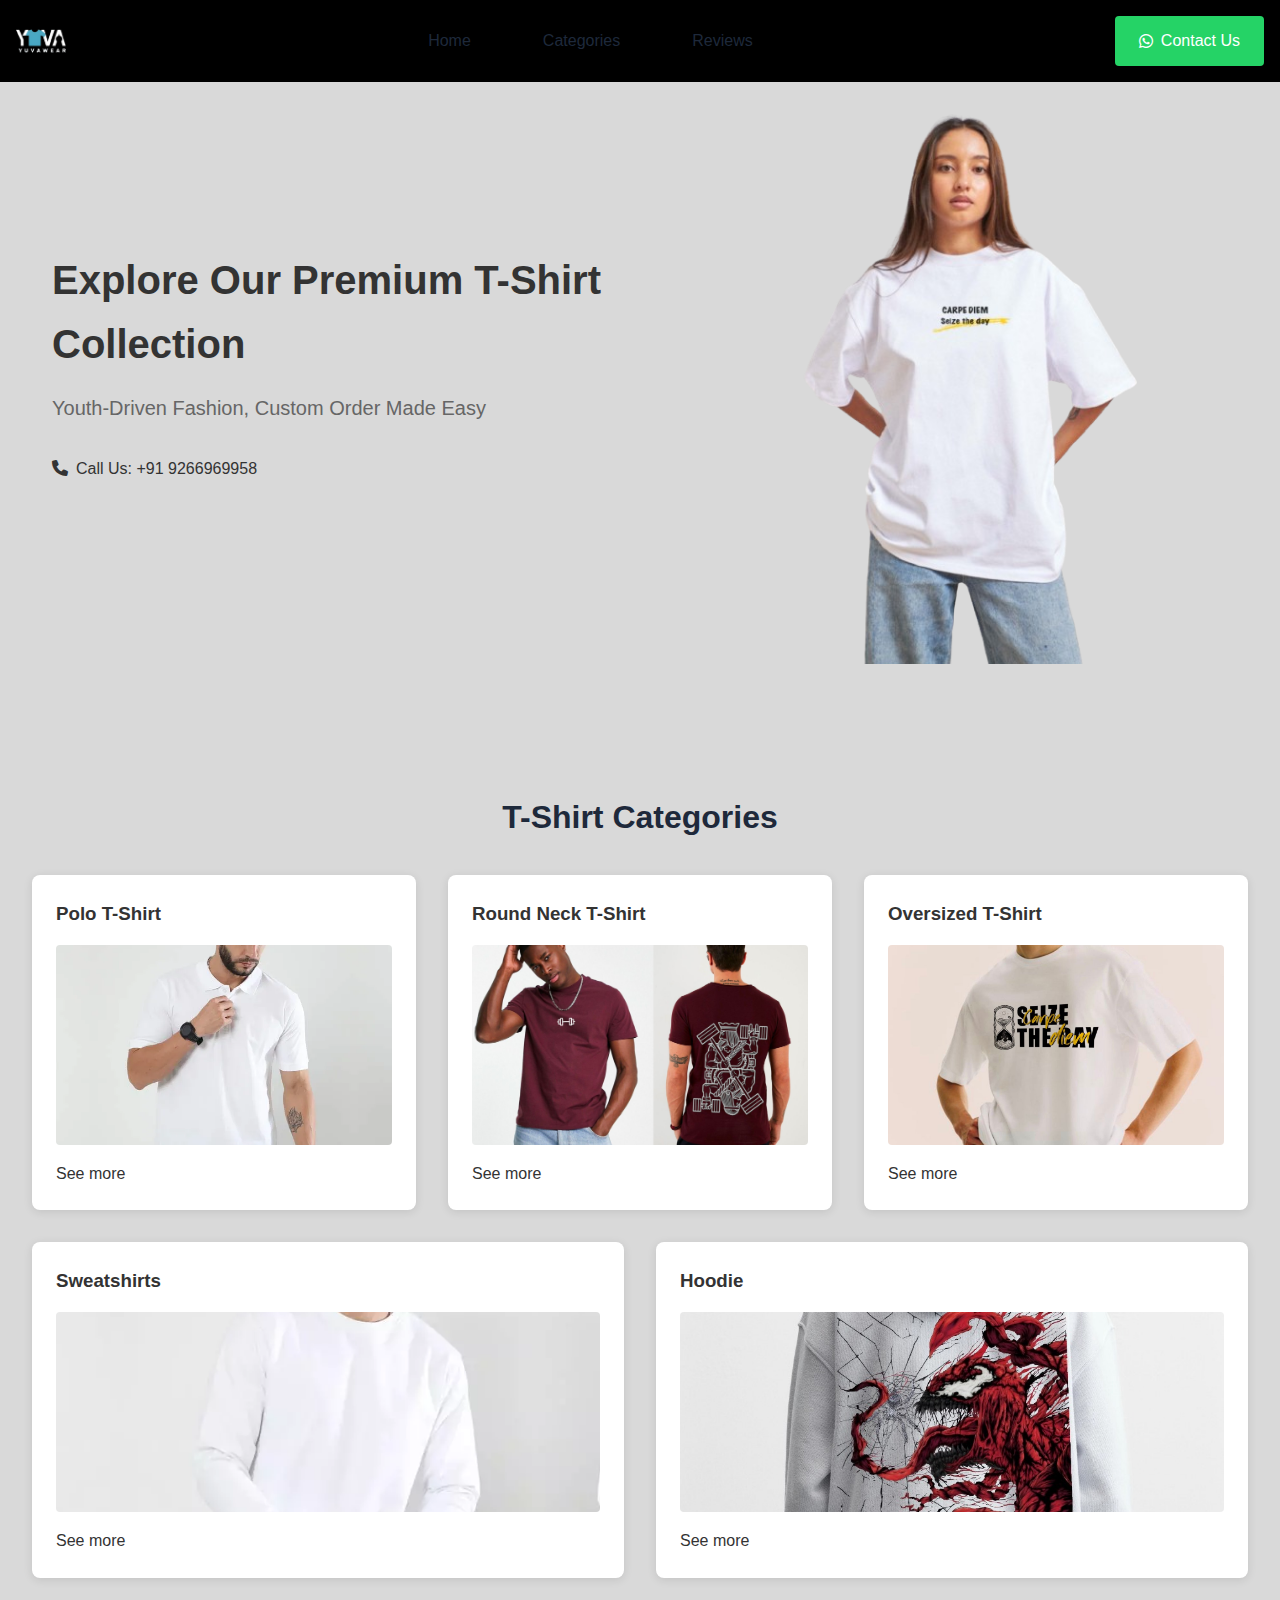
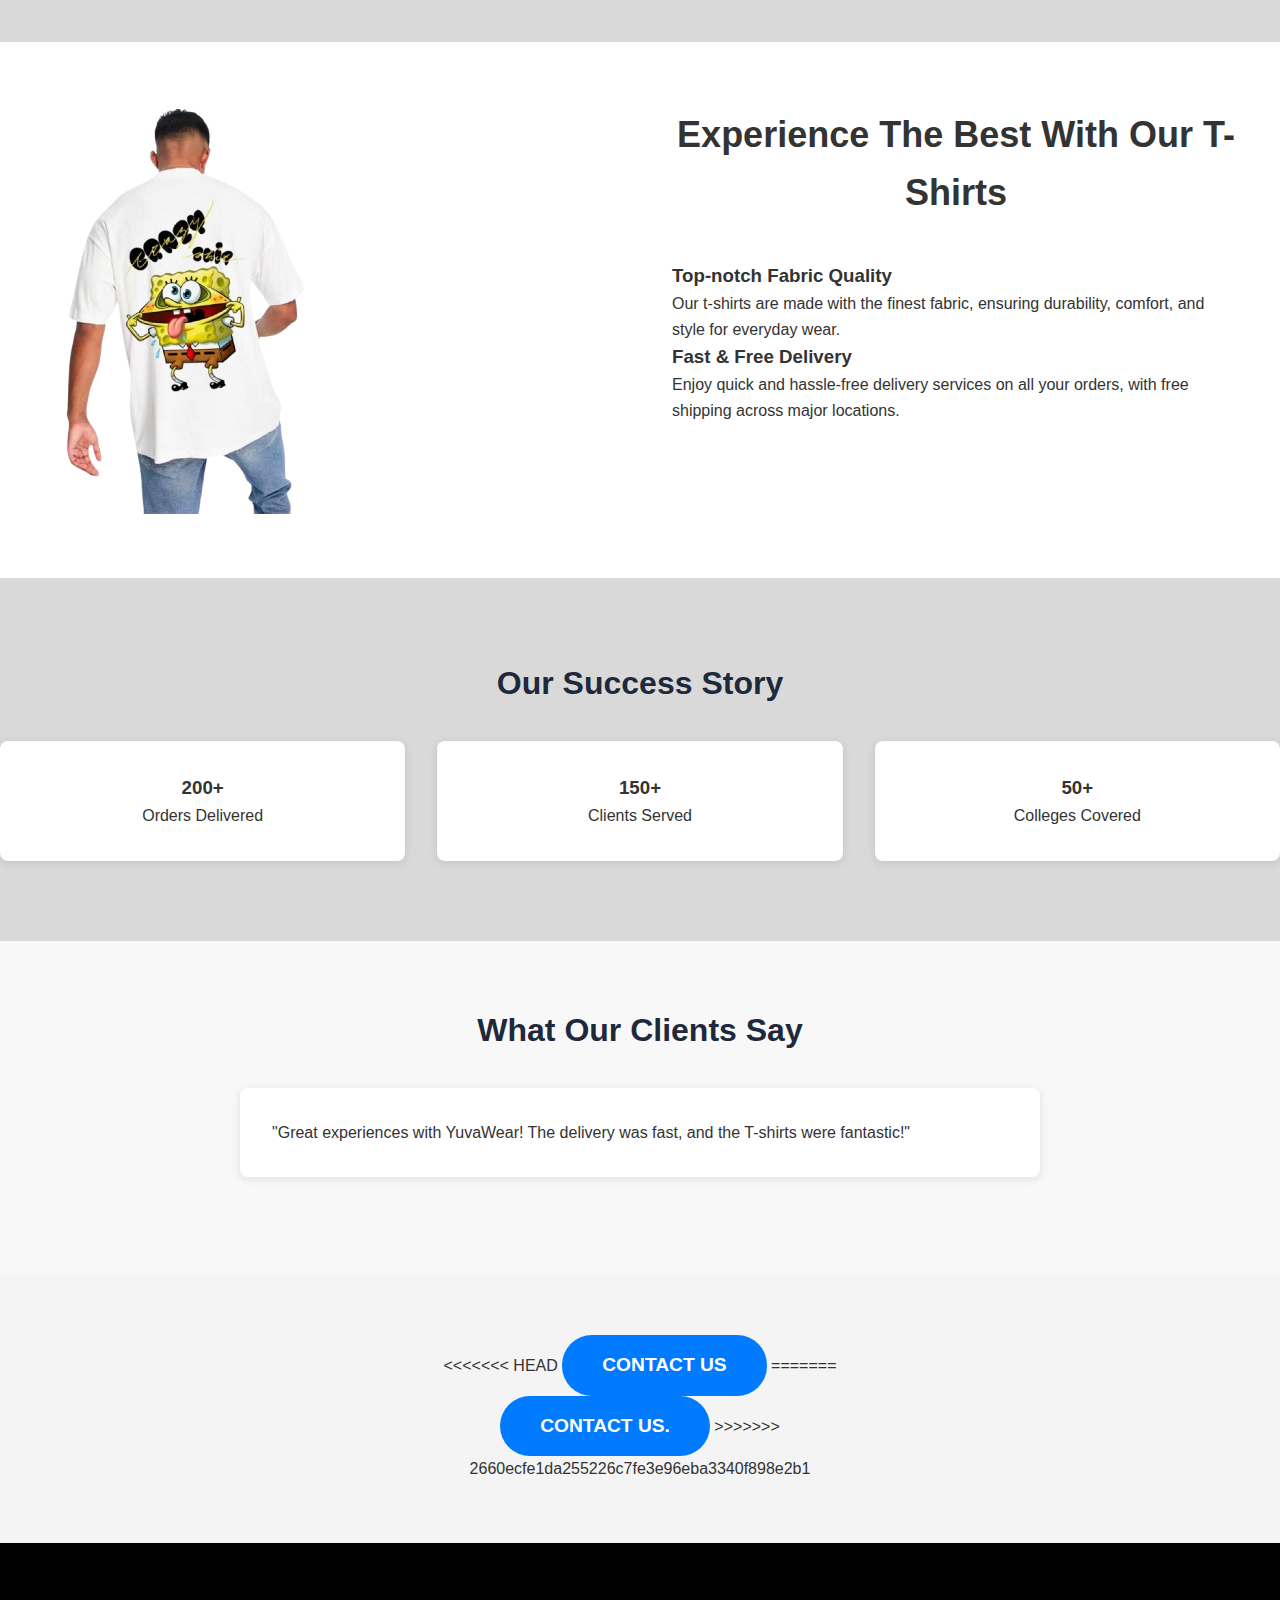
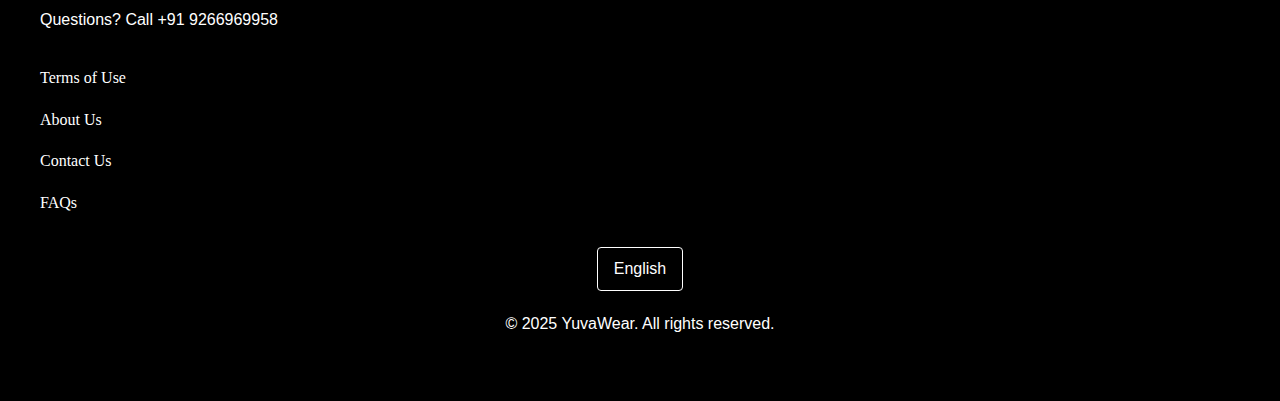
<file: index.html>
<!DOCTYPE html>
<html lang="en">
<head>
  <meta charset="UTF-8">
  <meta name="viewport" content="width=device-width, initial-scale=1.0">
  <meta name="description" content="YuvaWear - Premium T-Shirt Collection for Youth">
  <title>YuvaWear - Premium T-Shirts</title>
  <link rel="icon" href="/public/images/favicon.png" type="image/png">
  <link rel="stylesheet" href="css/reset.css">
  <link rel="stylesheet" href="css/main.css">
  <link rel="stylesheet" href="css/components.css">
  <link rel="stylesheet" href="https://cdnjs.cloudflare.com/ajax/libs/font-awesome/6.0.0-beta3/css/all.min.css">
</head>
<body>
  <header class="header">
    <nav class="navbar">
      <div class="nav-logo">
        <img src="/public/images/logo.png" alt="YuvaWear Logo" class="logo">
      </div>
      <div class="navigation">
        <a href="/index.html#home" class="nav-link">Home</a>
        <a href="/index.html#categories" class="nav-link">Categories</a>
        <a href="/index.html#reviews" class="nav-link">Reviews</a>
      </div>
      <div class="contact-us">
        <a href="https://wa.link/h7l6yr" target="_blank" class="button whatsapp-button">
          <i class="fab fa-whatsapp"></i> Contact Us
        </a>
      </div>
    </nav>
  </header>

  <main>
    <section id="home" class="hero-section">
      <div class="hero-content">
        <h1 class="hero-title">Explore Our Premium T-Shirt Collection</h1>
        <p class="hero-subtitle">Youth-Driven Fashion, Custom Order Made Easy</p>
        <div class="contact-info">
          <a href="tel:+919266969958" class="phone-link">
            <i class="fas fa-phone"></i> Call Us: +91 9266969958
          </a>
        </div>
      </div>
      <div class="hero-images">
        <img src="/public/images/FrontPageImage.png" alt="Premium T-Shirt Showcase" class="hero-img">
      </div>
    </section>

    <section id="categories" class="categories">
      <h2 class="section-title">T-Shirt Categories</h2>
      <div class="category-grid">
        <article class="category-card">
          <h3>Polo T-Shirt</h3>
          <div class="category-image" style="background-image: url(/public/images/polo\ tshirt.webp)"></div>
          <a href="/public/pdfs/POLO T SHIRTS.pdf" class="category-link">See more</a>
        </article>
        <article class="category-card">
          <h3>Round Neck T-Shirt</h3>
          <div class="category-image" style="background-image: url(/public/images/round\ neck\ tshirt.jpg)"></div>
          <a href="/public/pdfs/ROUND NECK T-SHIRTS.pdf" class="category-link">See more</a>
        </article>
        <article class="category-card">
          <h3>Oversized T-Shirt</h3>
          <div class="category-image" style="background-image: url(/public/images/oversized\ tshirt.jpg)"></div>
          <a href="#custom" class="category-link">See more</a>
        </article>
      </div>
      <div class="category-grid-2">
        <article class="category-card">
          <h3>Sweatshirts</h3>
          <div class="category-image" style="background-image: url(/public/images/sweatshirt.webp)"></div>
          <a href="/public/pdfs/HOODIE & SWEAT SHIRT CATALOGUE.pdf" class="category-link">See more</a>
        </article>
        <article class="category-card">
          <h3>Hoodie</h3>
          <div class="category-image" style="background-image: url(/public/images/hoodie.jpg)"></div>
          <a href="/public/pdfs/HOODIES-Catalogue.pptx" class="category-link">See more</a>
        </article>
      </div>
    </section>

    <section class="features">
      <div class="features-content">
        <img src="/public/images/h.png" alt="Premium T-Shirt Features" class="features-image">
        <div class="features-text">
          <h2>Experience The Best With Our T-Shirts</h2>
          <div class="feature-item">
            <h3>Top-notch Fabric Quality</h3>
            <p>Our t-shirts are made with the finest fabric, ensuring durability, comfort, and style for everyday wear.</p>
          </div>
          <div class="feature-item">
            <h3>Fast & Free Delivery</h3>
            <p>Enjoy quick and hassle-free delivery services on all your orders, with free shipping across major locations.</p>
          </div>
        </div>
      </div>
    </section>

    <section class="stats">
      <h2 class="section-title">Our Success Story</h2>
      <div class="stats-grid">
        <div class="stat-card">
          <h3>200+</h3>
          <p>Orders Delivered</p>
        </div>
        <div class="stat-card">
          <h3>150+</h3>
          <p>Clients Served</p>
        </div>
        <div class="stat-card">
          <h3>50+</h3>
          <p>Colleges Covered</p>
        </div>
      </div>
    </section>

    <section id="reviews" class="reviews">
      <h2 class="section-title">What Our Clients Say</h2>
      <div class="reviews-container">
        <blockquote class="review-card">
          <p>"Great experiences with YuvaWear! The delivery was fast, and the T-shirts were fantastic!"</p>
        </blockquote>
      </div>
    </section>

    <section id="contact" class="contact">
      <div class="contact-container">
        <a href="https://wa.link/h7l6yr">
<<<<<<< HEAD
        <button class="contact-us-btn" id="contactBtn">Contact Us</button>
=======
        <button class="contact-us-btn" id="contactBtn">Contact Us.</button>
>>>>>>> 2660ecfe1da255226c7fe3e96eba3340f898e2b1
        </a>
      </div>
    </section>
    
    
  </main>

  <footer class="footer">
    <div class="footer-content">
      <div class="footer-contact">
        <p>Questions? Call <a href="tel:+919266969958">+91 9266969958</a></p>
      </div>
      <div class="footer-links">
        <div class="footer-column">
          <a href="/tnc.html">Terms of Use</a>
          <a href="/aboutus.html">About Us</a>
          <a href="#contact">Contact Us</a>
          <a href="/public/pdfs/FnQ.pdf">FAQs</a>
        </div>
      </div>
      <div class="footer-bottom">
        <button class="language-button">English</button>
        <p class="credits">&copy; 2025 YuvaWear. All rights reserved.</p>
      </div>
    </div>
  </footer>  

  <script src="js/main.js"></script>
</body>
</html>
</file>
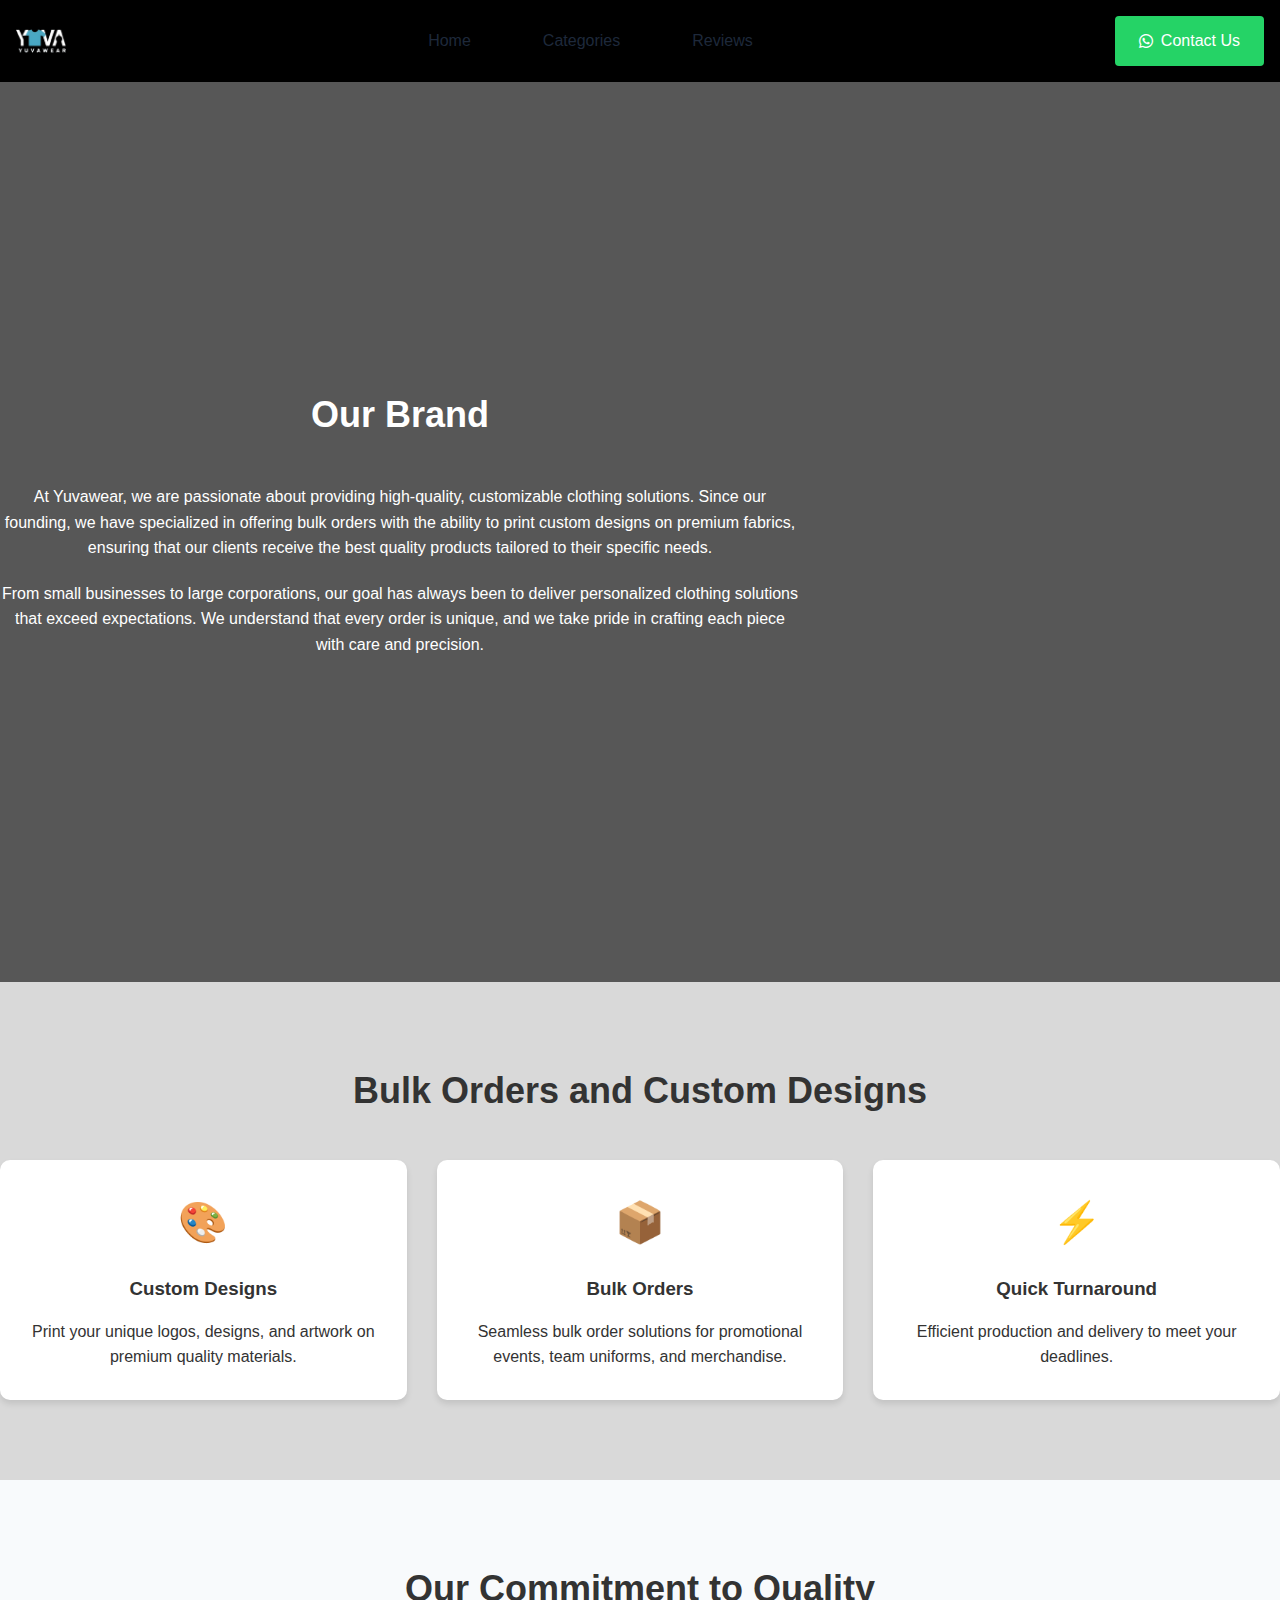
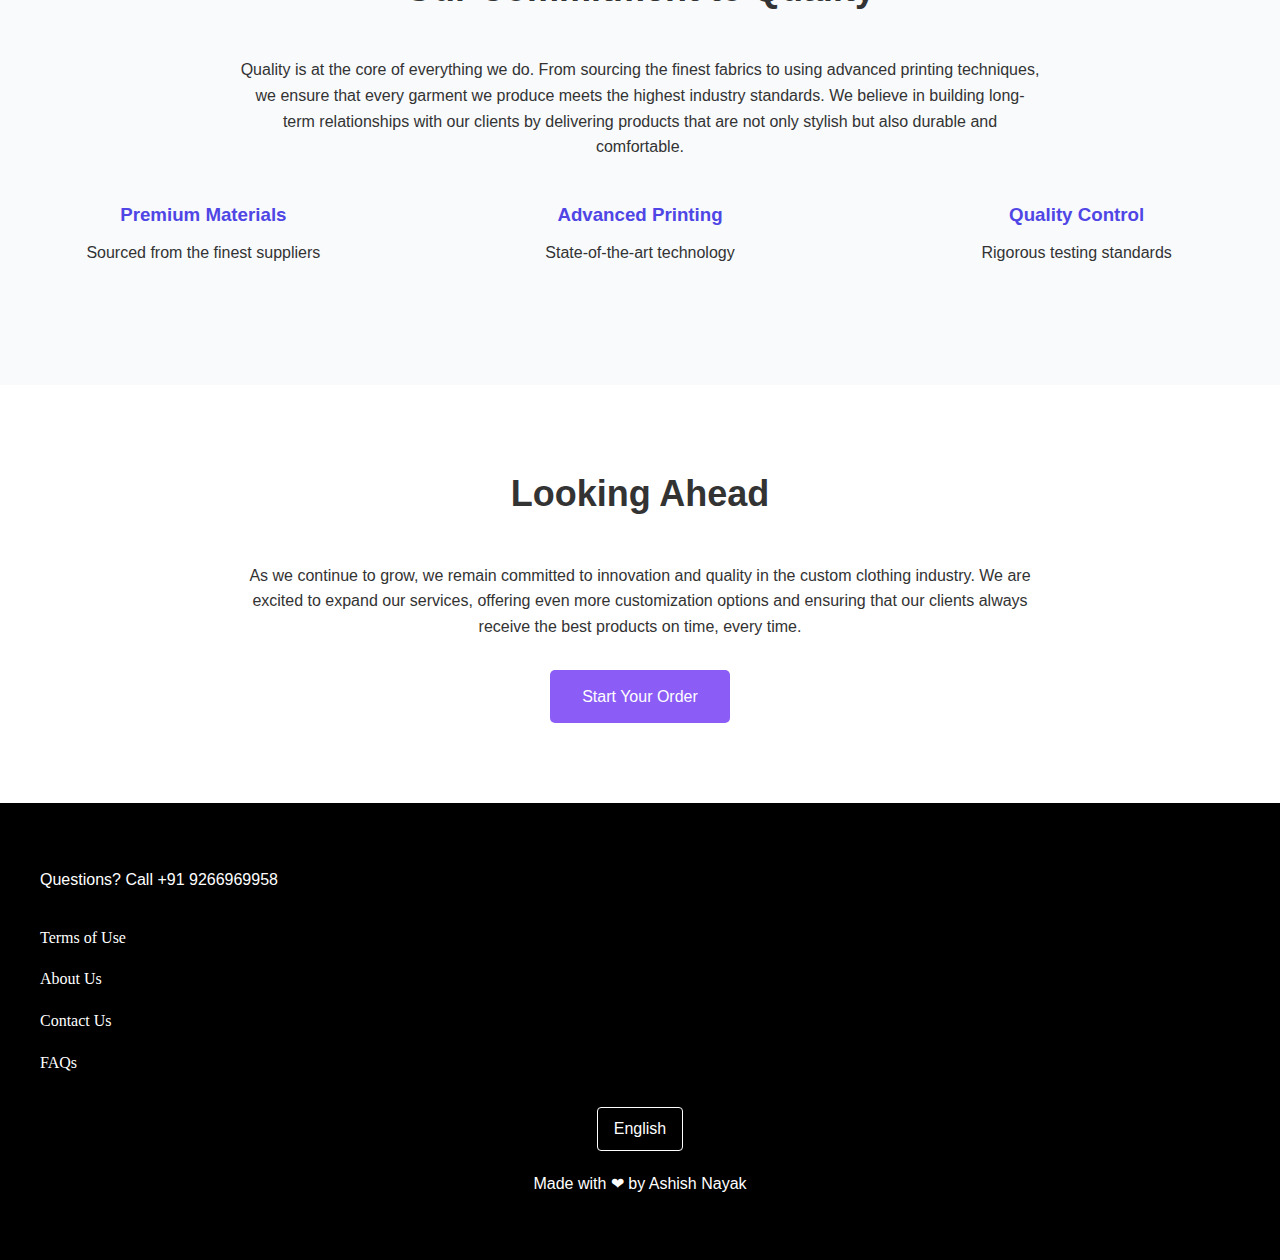
<file: aboutus.html>
<!DOCTYPE html>
<html lang="en">
<head>
    <meta charset="UTF-8">
    <meta name="viewport" content="width=device-width, initial-scale=1.0">
    <meta name="description" content="YuvaWear - Premium T-Shirt Collection for Youth">
    <title>YuvaWear - Premium T-Shirts</title>
    <link rel="icon" href="/public/images/favicon.png" type="image/png">
    <link rel="stylesheet" href="css/reset.css">
    <link rel="stylesheet" href="css/main.css">
    <link rel="stylesheet" href="css/components.css">
    <link rel="stylesheet" href="https://cdnjs.cloudflare.com/ajax/libs/font-awesome/6.0.0-beta3/css/all.min.css">
</head>
<body>
    <header class="header">
        <nav class="navbar">
          <div class="nav-logo">
            <img src="/public/images/logo.png" alt="YuvaWear Logo" class="logo">
          </div>
          <div class="navigation">
            <a href="/index.html#home" class="nav-link">Home</a>
            <a href="/index.html#categories" class="nav-link">Categories</a>
            <a href="/index.html#reviews" class="nav-link">Reviews</a>
          </div>
          <div class="contact-us">
            <a href="https://wa.link/h7l6yr" target="_blank" class="button whatsapp-button">
              <i class="fab fa-whatsapp"></i> Contact Us
            </a>
          </div>
        </nav>
      </header>
    

    <section id="about" class="about">
        <div class="container">
            <center>
            <h2>Our Brand</h2>
            <p>At Yuvawear, we are passionate about providing high-quality, customizable clothing solutions. Since our founding, we have specialized in offering bulk orders with the ability to print custom designs on premium fabrics, ensuring that our clients receive the best quality products tailored to their specific needs.</p>
            <p>From small businesses to large corporations, our goal has always been to deliver personalized clothing solutions that exceed expectations. We understand that every order is unique, and we take pride in crafting each piece with care and precision.</p>
            </center>
        </div>
    </section>

    <section id="services" class="services">
        <div class="container">
            <h2>Bulk Orders and Custom Designs</h2>
            <div class="services-grid">
                <div class="service-card">
                    <div class="icon">🎨</div>
                    <h3>Custom Designs</h3>
                    <p>Print your unique logos, designs, and artwork on premium quality materials.</p>
                </div>
                <div class="service-card">
                    <div class="icon">📦</div>
                    <h3>Bulk Orders</h3>
                    <p>Seamless bulk order solutions for promotional events, team uniforms, and merchandise.</p>
                </div>
                <div class="service-card">
                    <div class="icon">⚡</div>
                    <h3>Quick Turnaround</h3>
                    <p>Efficient production and delivery to meet your deadlines.</p>
                </div>
            </div>
        </div>
    </section>

    <section id="quality" class="quality">
        <div class="container">
            <h2>Our Commitment to Quality</h2>
            <p>Quality is at the core of everything we do. From sourcing the finest fabrics to using advanced printing techniques, we ensure that every garment we produce meets the highest industry standards. We believe in building long-term relationships with our clients by delivering products that are not only stylish but also durable and comfortable.</p>
            <div class="quality-features">
                <div class="feature">
                    <h3>Premium Materials</h3>
                    <p>Sourced from the finest suppliers</p>
                </div>
                <div class="feature">
                    <h3>Advanced Printing</h3>
                    <p>State-of-the-art technology</p>
                </div>
                <div class="feature">
                    <h3>Quality Control</h3>
                    <p>Rigorous testing standards</p>
                </div>
            </div>
        </div>
    </section>

    <section id="future" class="future">
        <div class="container">
            <h2>Looking Ahead</h2>
            <p>As we continue to grow, we remain committed to innovation and quality in the custom clothing industry. We are excited to expand our services, offering even more customization options and ensuring that our clients always receive the best products on time, every time.</p>
            <a href="/index.html" class="cta-button">Start Your Order</a>
        </div>
    </section>

    <footer class="footer">
      <div class="footer-content">
        <div class="footer-contact">
          <p>Questions? Call <a href="tel:+919266969958">+91 9266969958</a></p>
        </div>
        <div class="footer-links">
          <div class="footer-column">
            <a href="/tnc.html">Terms of Use</a>
            <a href="/aboutus.html">About Us</a>
            <a href="#contact">Contact Us</a>
            <a href="/public/pdfs/FnQ.pdf">FAQs</a>
          </div>
        </div>
        <div class="footer-bottom">
          <button class="language-button">English</button>
          <p class="credits">Made with &#10084; by Ashish Nayak</p>
        </div>
      </div>
    </footer>  
</body>
</html>
</file>
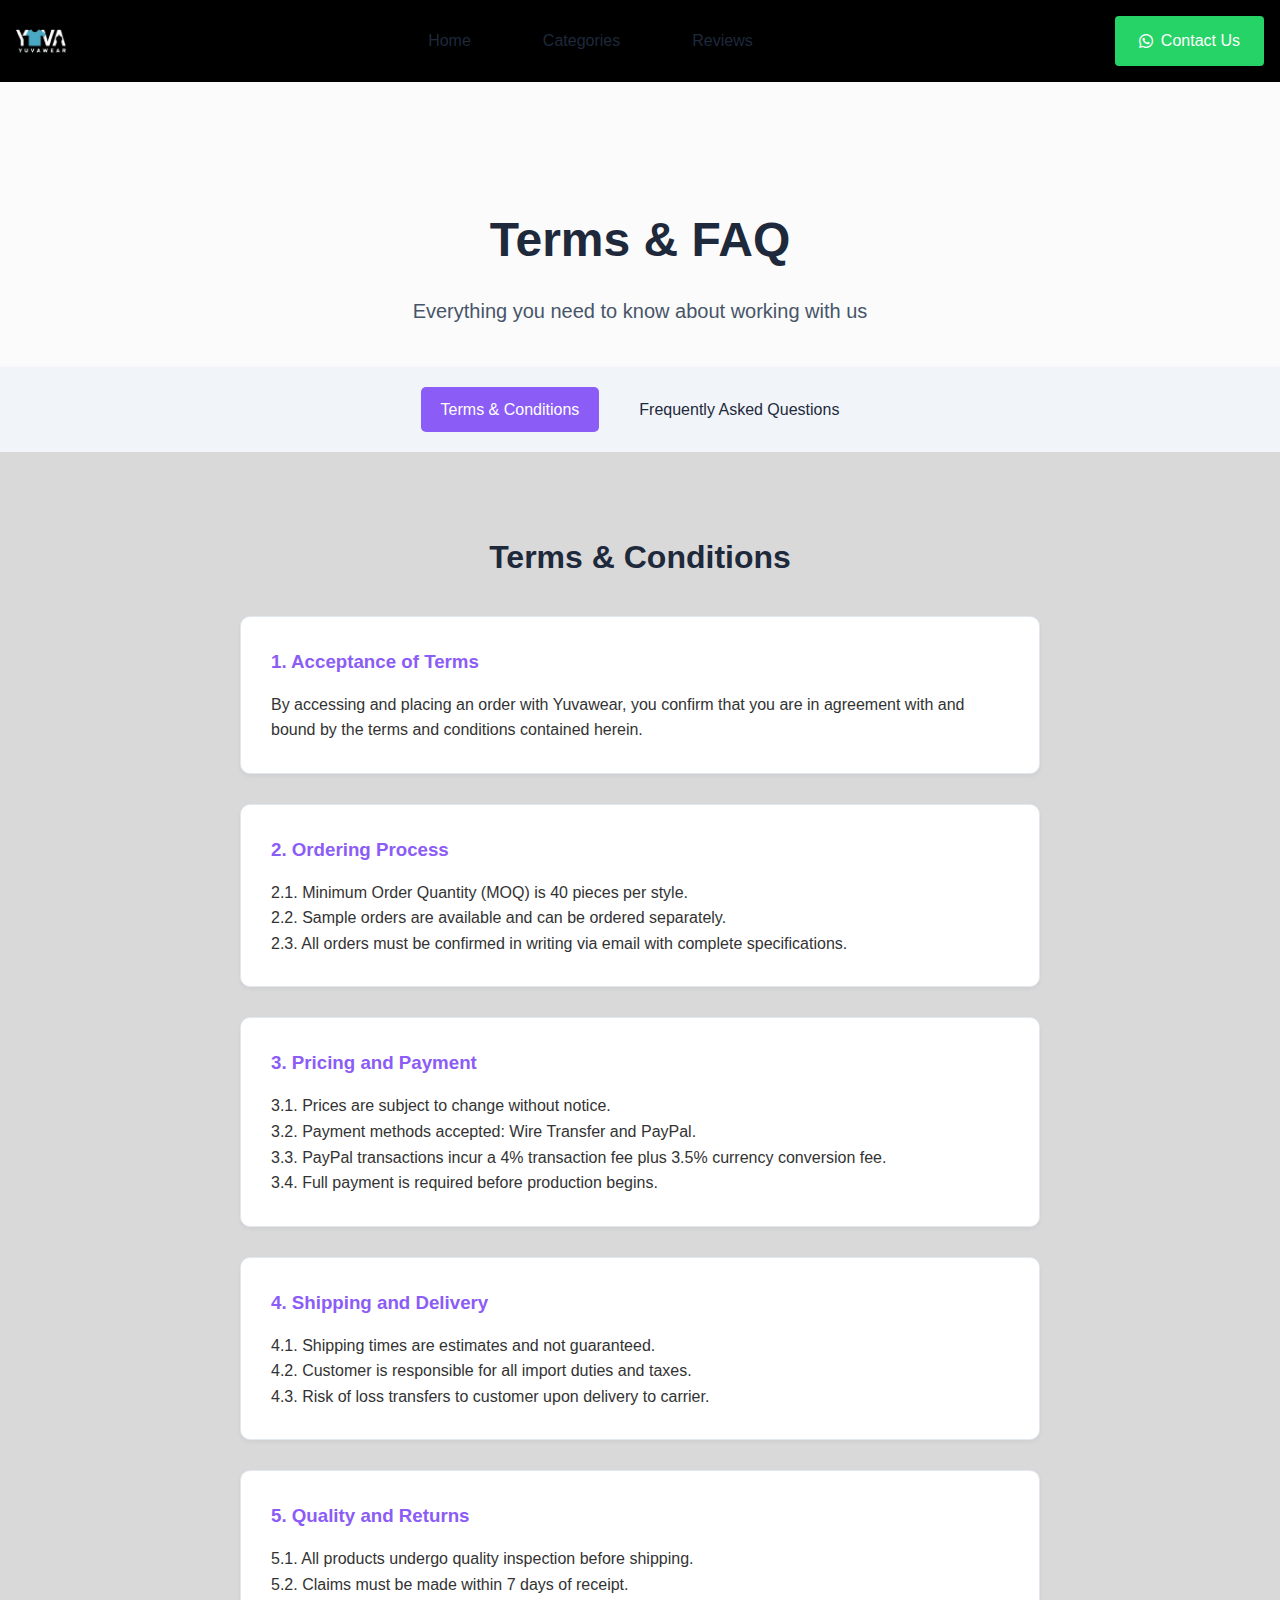
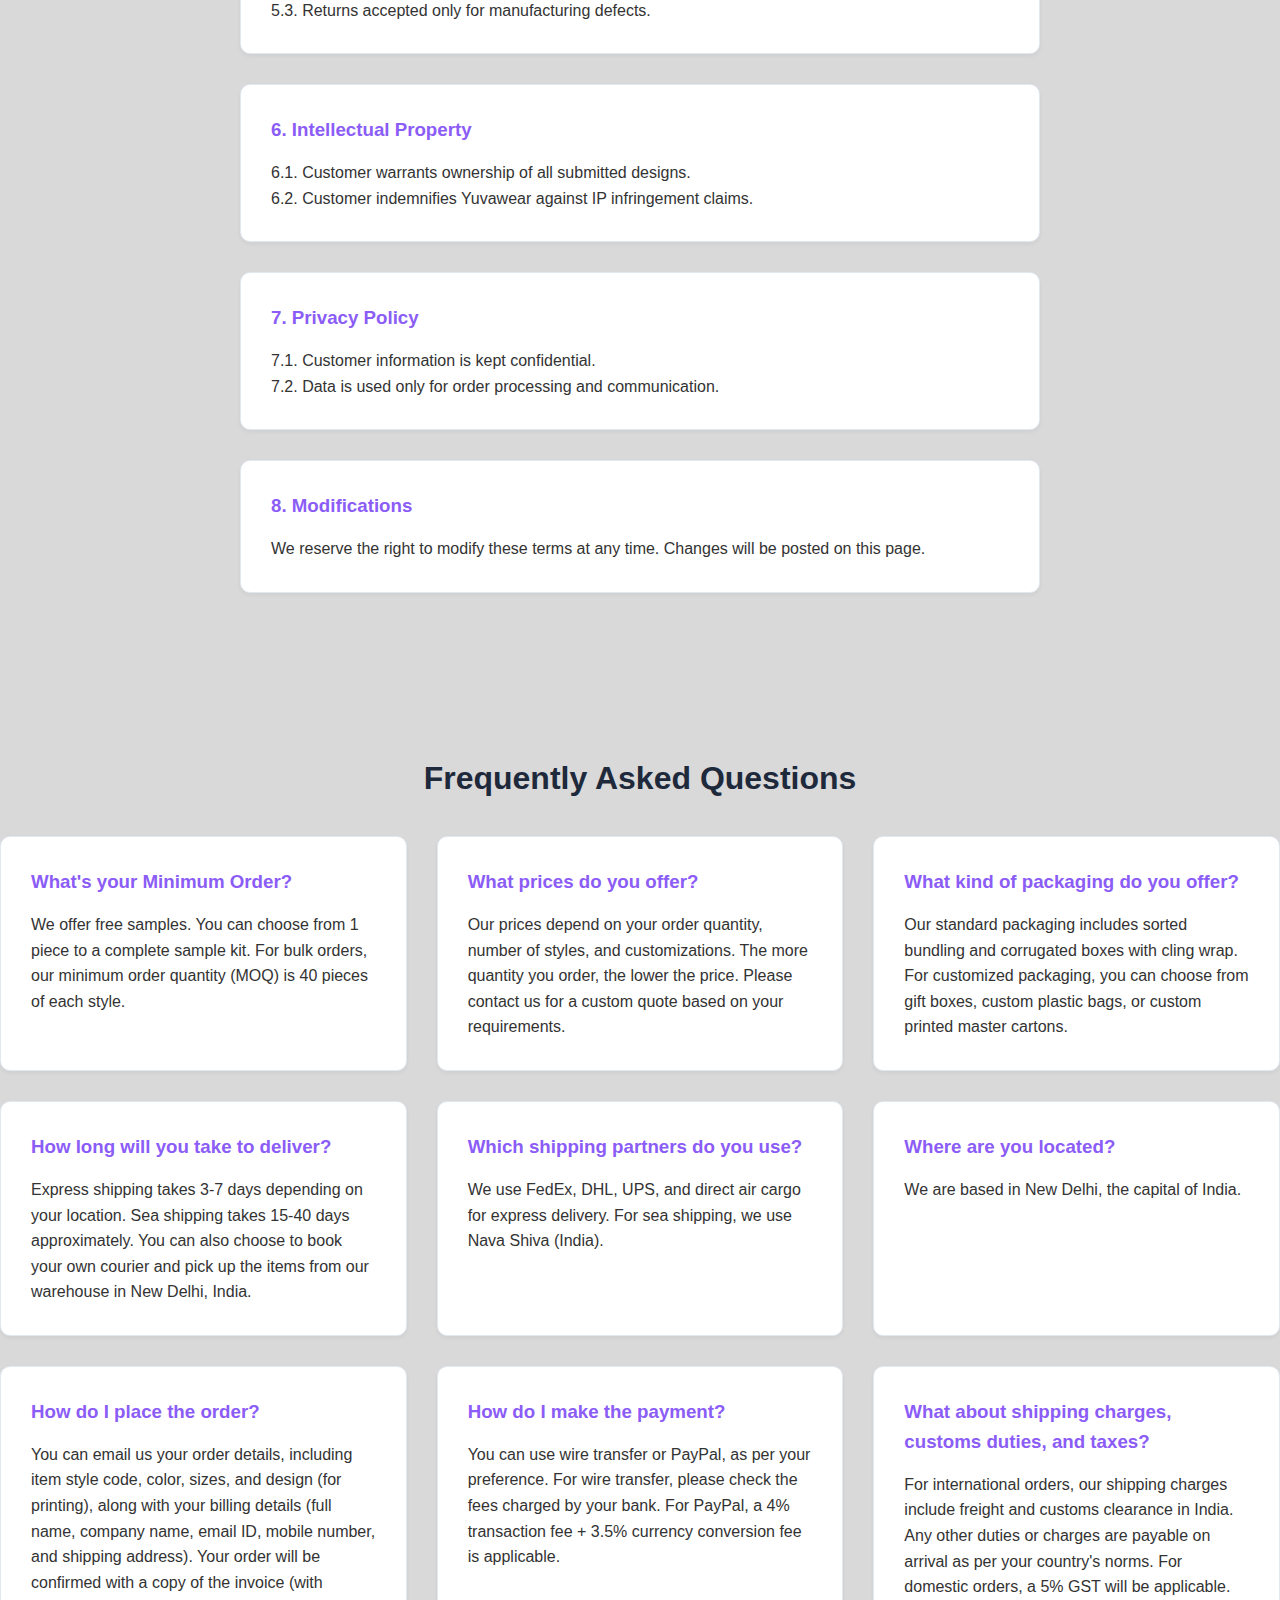
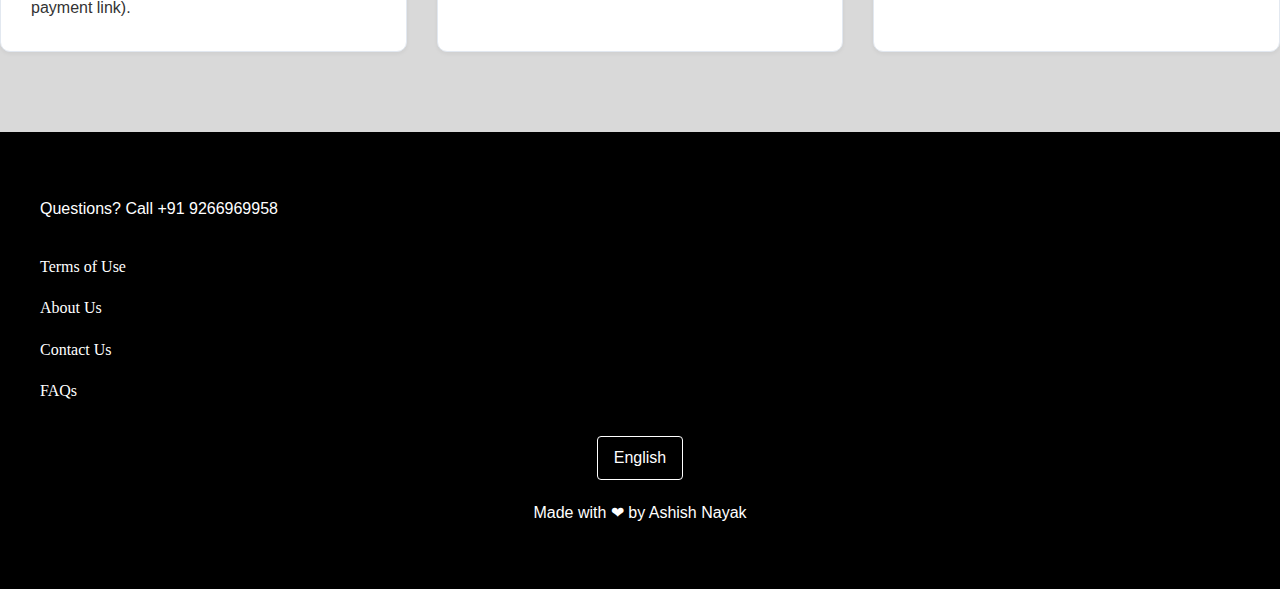
<file: tnc.html>
<!DOCTYPE html>
<html lang="en">
<head>
    <meta charset="UTF-8">
    <meta name="viewport" content="width=device-width, initial-scale=1.0">
    <title>YuvaWear - Terms and Conditions</title>
    <link rel="icon" href="/public/images/favicon.png" type="image/png">
    <link rel="stylesheet" href="css/reset.css">
    <link rel="stylesheet" href="css/main.css">
    <link rel="stylesheet" href="css/components.css">
    <link rel="stylesheet" href="https://cdnjs.cloudflare.com/ajax/libs/font-awesome/6.0.0-beta3/css/all.min.css">
</head>
<body>
    <header class="header">
        <nav class="navbar">
            <div class="nav-logo">
                <img src="/public/images/logo.png" alt="YuvaWear Logo" class="logo">
            </div>
            <div class="navigation">
                <a href="/index.html#home" class="nav-link">Home</a>
                <a href="/index.html#categories" class="nav-link">Categories</a>
                <a href="/index.html#reviews" class="nav-link">Reviews</a>
            </div>
            <div class="contact-us">
                <a href="https://wa.link/h7l6yr" target="_blank" class="button whatsapp-button">
                  <i class="fab fa-whatsapp"></i> Contact Us
        </a>
        </div>
        </nav>
    </header>

    <main>
        <div class="page-header">
            <h1>Terms & FAQ</h1>
            <p>Everything you need to know about working with us</p>
        </div>
    
        <div class="page-navigation">
            <div class="container">
                <a href="#terms" class="nav-link active">Terms & Conditions</a>
                <a href="#faq" class="nav-link">Frequently Asked Questions</a>
            </div>
        </div>
        <section id="terms" class="terms-section">
            <div class="container">
                <h2 class="section-title">Terms & Conditions</h2>
                <div class="terms-content">
                    <div class="terms-card">
                        <h3>1. Acceptance of Terms</h3>
                        <p>By accessing and placing an order with Yuvawear, you confirm that you are in agreement with and bound by the terms and conditions contained herein.</p>
                    </div>
    
                    <div class="terms-card">
                        <h3>2. Ordering Process</h3>
                        <p>2.1. Minimum Order Quantity (MOQ) is 40 pieces per style.<br>
                        2.2. Sample orders are available and can be ordered separately.<br>
                        2.3. All orders must be confirmed in writing via email with complete specifications.</p>
                    </div>
    
                    <div class="terms-card">
                        <h3>3. Pricing and Payment</h3>
                        <p>3.1. Prices are subject to change without notice.<br>
                        3.2. Payment methods accepted: Wire Transfer and PayPal.<br>
                        3.3. PayPal transactions incur a 4% transaction fee plus 3.5% currency conversion fee.<br>
                        3.4. Full payment is required before production begins.</p>
                    </div>
    
                    <div class="terms-card">
                        <h3>4. Shipping and Delivery</h3>
                        <p>4.1. Shipping times are estimates and not guaranteed.<br>
                        4.2. Customer is responsible for all import duties and taxes.<br>
                        4.3. Risk of loss transfers to customer upon delivery to carrier.</p>
                    </div>
    
                    <div class="terms-card">
                        <h3>5. Quality and Returns</h3>
                        <p>5.1. All products undergo quality inspection before shipping.<br>
                        5.2. Claims must be made within 7 days of receipt.<br>
                        5.3. Returns accepted only for manufacturing defects.</p>
                    </div>
    
                    <div class="terms-card">
                        <h3>6. Intellectual Property</h3>
                        <p>6.1. Customer warrants ownership of all submitted designs.<br>
                        6.2. Customer indemnifies Yuvawear against IP infringement claims.</p>
                    </div>
    
                    <div class="terms-card">
                        <h3>7. Privacy Policy</h3>
                        <p>7.1. Customer information is kept confidential.<br>
                        7.2. Data is used only for order processing and communication.</p>
                    </div>
    
                    <div class="terms-card">
                        <h3>8. Modifications</h3>
                        <p>We reserve the right to modify these terms at any time. Changes will be posted on this page.</p>
                    </div>
                </div>
            </div>
        </section>
    
        <section id="faq" class="faq-section">
            <div class="container">
                <h2 class="section-title">Frequently Asked Questions</h2>
                <div class="faq-grid">
                    <div class="faq-item">
                        <h3>What's your Minimum Order?</h3>
                        <p>We offer free samples. You can choose from 1 piece to a complete sample kit. For bulk orders, our minimum order quantity (MOQ) is 40 pieces of each style.</p>
                    </div>
    
                    <div class="faq-item">
                        <h3>What prices do you offer?</h3>
                        <p>Our prices depend on your order quantity, number of styles, and customizations. The more quantity you order, the lower the price. Please contact us for a custom quote based on your requirements.</p>
                    </div>
    
                    <div class="faq-item">
                        <h3>What kind of packaging do you offer?</h3>
                        <p>Our standard packaging includes sorted bundling and corrugated boxes with cling wrap. For customized packaging, you can choose from gift boxes, custom plastic bags, or custom printed master cartons.</p>
                    </div>
    
                    <div class="faq-item">
                        <h3>How long will you take to deliver?</h3>
                        <p>Express shipping takes 3-7 days depending on your location. Sea shipping takes 15-40 days approximately. You can also choose to book your own courier and pick up the items from our warehouse in New Delhi, India.</p>
                    </div>
    
                    <div class="faq-item">
                        <h3>Which shipping partners do you use?</h3>
                        <p>We use FedEx, DHL, UPS, and direct air cargo for express delivery. For sea shipping, we use Nava Shiva (India).</p>
                    </div>
    
                    <div class="faq-item">
                        <h3>Where are you located?</h3>
                        <p>We are based in New Delhi, the capital of India.</p>
                    </div>
    
                    <div class="faq-item">
                        <h3>How do I place the order?</h3>
                        <p>You can email us your order details, including item style code, color, sizes, and design (for printing), along with your billing details (full name, company name, email ID, mobile number, and shipping address). Your order will be confirmed with a copy of the invoice (with payment link).</p>
                    </div>
    
                    <div class="faq-item">
                        <h3>How do I make the payment?</h3>
                        <p>You can use wire transfer or PayPal, as per your preference. For wire transfer, please check the fees charged by your bank. For PayPal, a 4% transaction fee + 3.5% currency conversion fee is applicable.</p>
                    </div>
    
                    <div class="faq-item">
                        <h3>What about shipping charges, customs duties, and taxes?</h3>
                        <p>For international orders, our shipping charges include freight and customs clearance in India. Any other duties or charges are payable on arrival as per your country's norms. For domestic orders, a 5% GST will be applicable.</p>
                    </div>
                </div>
            </div>
    </main>
    

    <footer class="footer">
        <div class="footer-content">
          <div class="footer-contact">
            <p>Questions? Call <a href="tel:+919266969958">+91 9266969958</a></p>
          </div>
          <div class="footer-links">
            <div class="footer-column">
              <a href="/tnc.html">Terms of Use</a>
              <a href="/aboutus.html">About Us</a>
              <a href="#contact">Contact Us</a>
              <a href="/public/pdfs/FnQ.pdf">FAQs</a>
            </div>
          </div>
          <div class="footer-bottom">
            <button class="language-button">English</button>
            <p class="credits">Made with &#10084; by Ashish Nayak</p>
          </div>
        </div>
      </footer>  
</body>
</html>
</file>
<file: css/main.css>
.header {
  position: sticky;
  top: 0;
  z-index: 1000;
}

.navbar {
  background-color: #000;
  color: #fff;
  padding: 1rem;
  display: flex;
  align-items: center;
  justify-content: space-between;
}

.nav-logo {
  width: 50px;
  height: 50px;
}

.logo {
  width: 100%;
  height: 100%;
  object-fit: contain;
}

.navigation {
  display: flex;
  gap: 2rem;
}

.nav-link {
  color: #fff;
  transition: color 0.3s ease;
}

.nav-link:hover {
  color: #f8f8f8;
}

.hero-section {
  display: flex;
  justify-content: space-between;
  padding: 4rem 2rem;
  text-align: center;
  align-items: center;
  margin-top: -80px;
}

.hero-title {
  font-size: 2.5rem;
  margin-bottom: 1rem;
}

.hero-subtitle {
  font-size: 1.25rem;
  color: #666;
  margin-bottom: 2rem;
}

.hero-images {
  display: flex;
  flex: 1;
  text-align: right;
  gap: 2rem;
  justify-content: center;
  margin-top: 2rem;

}

.hero-img {
  width: 100%;
  max-width: 400px;
  border-radius: 8px;
}

.categories {
  padding: 4rem 2rem;
}

.category-grid {
  display: grid;
  grid-template-columns: repeat(auto-fit, minmax(280px, 1fr));
  gap: 2rem;
  margin-top: 2rem;
}

.category-grid-2{
  display: grid;
  justify-content: center;
  grid-template-columns: repeat(auto-fit, minmax(280px, 1fr));
  gap: 2rem;
  margin-top: 2rem;
}

.category-card {
  background: #fff;
  padding: 1.5rem;
  border-radius: 8px;
  box-shadow: 0 2px 10px rgba(0, 0, 0, 0.1);
  transition: transform 0.3s ease;
}

.category-card:hover {
  transform: translateY(-5px);
}

.features {
  padding: 4rem 2rem;
  background: #fff;
}

.features-content {
  display: grid;
  grid-template-columns: 1fr 1fr;
  gap: 4rem;
  max-width: 1200px;
  margin: 0 auto;
}

.stats-grid {
  display: grid;
  grid-template-columns: repeat(auto-fit, minmax(200px, 1fr));
  gap: 2rem;
  margin-top: 2rem;
}

.stat-card {
  background: #fff;
  padding: 2rem;
  text-align: center;
  border-radius: 8px;
  box-shadow: 0 2px 10px rgba(0, 0, 0, 0.1);
}

.reviews {
  padding: 4rem 2rem;
  background: #f8f8f8;
}

.review-card {
  background: #fff;
  padding: 2rem;
  border-radius: 8px;
  box-shadow: 0 2px 10px rgba(0, 0, 0, 0.1);
  margin: 2rem auto;
  max-width: 800px;
}

.footer {
  background: #000;
  color: #fff;
  padding: 4rem 2rem;
}

.footer-content {
  max-width: 1200px;
  margin: 0 auto;
}

.footer-links {
  display: grid;
  grid-template-columns: repeat(auto-fit, minmax(200px, 1fr));
  gap: 2rem;
  margin: 2rem 0;
  font-family: fangsong;

}

.footer-column {
  display: flex;
  flex-direction: column;
  gap: 1rem;
}

.footer-bottom {
  margin-top: 2rem;
  text-align: center;
}

@media (max-width: 768px) {
  .navbar {
    flex-direction: column;
    gap: 1rem;
    padding: 1rem;
  }

  .features-content {
    grid-template-columns: 1fr;
  }

  .hero-images {
    flex-direction: column;
    align-items: center;
  }
}

@media (max-width: 480px) {
  .hero-title {
    font-size: 2rem;
  }

  .hero-subtitle {
    font-size: 1rem;
  }

  .category-grid {
    grid-template-columns: 1fr;
  }

}


.about {
  background-color: #f8fafc;
}

.about p {
  max-width: 800px;
  margin: 0 auto 20px;
  text-align: center;
}

.about {
  height: 100vh;
  background: linear-gradient(rgba(0, 0, 0, 0.6), rgba(0, 0, 0, 0.6)),url('https://images.unsplash.com/photo-1567401893414-76b7b1e5a7a5?q=80&w=2070&auto=format&fit=crop&ixlib=rb-4.0.3&ixid=M3wxMjA3fDB8MHxwaG90by1wYWdlfHx8fGVufDB8fHx8fA%3D%3D') !important;
  background-size: cover;
  background-position: center;
  color: white;
  display: flex;
  align-items: center;
  text-align: center;
}

.hero-content {
  max-width: 800px;
  margin: 0 auto;
  padding: 0 20px;
  flex: 1;
  text-align: left;
}

.hero h1 {
  font-size: 48px;
  margin-bottom: 20px;
}

.hero p {
  font-size: 20px;
  margin-bottom: 30px;
}

/* Buttons */
.cta-button {
  display: inline-block;
  padding: 12px 30px;
  background-color: #4f46e5;
  color: white;
  text-decoration: none;
  border-radius: 5px;
  transition: background-color 0.3s ease;
}

.cta-button:hover {
  background-color: #4338ca;
}

/* Sections */
section {
  padding: 80px 0;
}

section h2 {
  font-size: 36px;
  text-align: center;
  margin-bottom: 40px;
}



/* Services Section */
.services-grid {
  display: grid;
  grid-template-columns: repeat(auto-fit, minmax(250px, 1fr));
  gap: 30px;
  margin-top: 40px;
}

.service-card {
  background: white;
  padding: 30px;
  border-radius: 10px;
  box-shadow: 0 4px 6px rgba(0, 0, 0, 0.1);
  text-align: center;
  transition: transform 0.3s ease;
}

.service-card:hover {
  transform: translateY(-5px);
}

.service-card .icon {
  font-size: 40px;
  margin-bottom: 20px;
}

.service-card h3 {
  margin-bottom: 15px;
}

/* Quality Section */
.quality {
  background-color: #f8fafc;
}

.quality p {
  max-width: 800px;
  margin: 0 auto 40px;
  text-align: center;
}

.quality-features {
  display: grid;
  grid-template-columns: repeat(auto-fit, minmax(200px, 1fr));
  gap: 30px;
  text-align: center;
}

.feature h3 {
  margin-bottom: 10px;
  color: #4f46e5;
}

/* Future Section */
.future {
  text-align: center;
  background-color: white;
}

.future p {
  max-width: 800px;
  margin: 0 auto 30px;
}


/* Responsive Design */
@media (max-width: 768px) {
  nav {
      flex-direction: column;
      text-align: center;
  }

  nav ul {
      margin-top: 20px;
      flex-direction: column;
      gap: 15px;
  }

  .hero h1 {
      font-size: 36px;
  }

  .hero p {
      font-size: 18px;
  }

  section {
      padding: 60px 0;
  }

  section h2 {
      font-size: 30px;
  }
}

.page-header {
  padding: 120px 20px 40px;
  text-align: center;
  background: linear-gradient(rgba(255, 255, 255, 0.9), rgba(255, 255, 255, 0.9)),
              url('https://images.unsplash.com/photo-1620799140408-edc6dcb6d633?auto=format&fit=crop&q=80');
  background-size: cover;
  background-position: center;
  color: #1e293b;
}

.page-header h1 {
  font-size: 48px;
  margin-bottom: 16px;
}

.page-header p {
  font-size: 20px;
  color: #475569;
  max-width: 600px;
  margin: 0 auto;
}

/* Page Navigation */
.page-navigation {
  background: #f1f5f9;
  padding: 20px 0;
  position: sticky;
  top: 80px;
  z-index: 100;
}

.page-navigation .container {
  display: flex;
  gap: 20px;
  justify-content: center;
}

.nav-link {
  color: #1e293b;
  text-decoration: none;
  padding: 10px 20px;
  border-radius: 5px;
  transition: all 0.3s ease;
}

.nav-link:hover,
.nav-link.active {
  background: #8b5cf6;
  color: white;
}

/* Section Styles */
section {
  padding: 80px 0;
}

.section-title {
  font-size: 36px;
  text-align: center;
  margin-bottom: 40px;
  color: #1e293b;
}

/* Terms Section */
.terms-content {
  display: grid;
  gap: 30px;
  max-width: 800px;
  margin: 0 auto;
}

.terms-card {
  background: #ffffff;
  padding: 30px;
  border-radius: 10px;
  border: 1px solid #e2e8f0;
  box-shadow: 0 2px 4px rgba(0, 0, 0, 0.05);
}

.terms-card h3 {
  color: #8b5cf6;
  margin-bottom: 15px;
}

/* FAQ Section */
.faq-grid {
  display: grid;
  grid-template-columns: repeat(auto-fit, minmax(350px, 1fr));
  gap: 30px;
}

.faq-item {
  background: #ffffff;
  padding: 30px;
  border-radius: 10px;
  border: 1px solid #e2e8f0;
  box-shadow: 0 2px 4px rgba(0, 0, 0, 0.05);
}

.faq-item h3 {
  color: #8b5cf6;
  margin-bottom: 15px;
}

/* Buttons */
.cta-button {
  display: inline-block;
  padding: 12px 30px;
  background-color: #8b5cf6;
  color: white;
  text-decoration: none;
  border-radius: 5px;
  transition: all 0.3s ease;
  border: 2px solid transparent;
}

.cta-button:hover {
  background-color: #7c3aed;
  transform: translateY(-2px);
  box-shadow: 0 4px 12px rgba(139, 92, 246, 0.3);
}

.language-button{
  margin-bottom: 20px;
}


.contact {
  display: flex;
  justify-content: center;
  align-items: center;
  height: 30vh; 
  background-color: #f4f4f4; 
  margin: 0;
}

.contact-container {
  text-align: center;
}

.contact-us-btn {
  background-color: #007BFF; 
  color: white;
  padding: 15px 40px;
  font-size: 1.2rem;
  font-weight: bold;
  border: none;
  border-radius: 30px; 
  cursor: pointer;
  transition: all 0.3s ease;
  text-transform: uppercase;
}

.contact-us-btn:hover {
  background-color: #0056b3; 
  transform: scale(1.05); 
}

.contact-us-btn:focus {
  outline: none; 
}

.contact-us-btn:active {
  transform: scale(0.98); 
}
</file>
<file: css/components.css>
.button {
  display: inline-flex;
  align-items: center;
  gap: 0.5rem;
  padding: 0.75rem 1.5rem;
  border-radius: 4px;
  font-weight: 500;
  transition: all 0.3s ease;
}

.whatsapp-button {
  background-color: #25D366;
  color: #fff;
}

.whatsapp-button:hover {
  background-color: #128C7E;
}

.submit-button {
  background-color: #007bff;
  color: #fff;
  border: none;
  padding: 0.75rem 1.5rem;
  border-radius: 4px;
  width: 100%;
}

.submit-button:hover {
  background-color: #0056b3;
}

.language-button {
  background: transparent;
  border: 1px solid #fff;
  color: #fff;
  padding: 0.5rem 1rem;
  border-radius: 4px;
}

.language-button:hover {
  background: rgba(255, 255, 255, 0.1);
}

.contact-container {
  max-width: 600px;
  margin: 0 auto;
  padding: 2rem;
}



.form-group {
  margin-bottom: 1.5rem;
}

.form-group label {
  display: block;
  margin-bottom: 0.5rem;
  font-weight: 500;
}

.form-group input,
.form-group textarea {
  width: 100%;
  padding: 0.75rem;
  border: 1px solid #ddd;
  border-radius: 4px;
  transition: border-color 0.3s ease;
}

.form-group input:focus,
.form-group textarea:focus {
  border-color: #007bff;
  outline: none;
}

.form-group textarea {
  resize: vertical;
  min-height: 100px;
}


.section-title {
  text-align: center;
  font-size: 2rem;
  margin-bottom: 2rem;
}

.category-image {
  height: 200px;
  background-size: cover;
  background-position: center;
  border-radius: 4px;
  margin: 1rem 0;
}

.phone-link {
  display: inline-flex;
  align-items: center;
  gap: 0.5rem;
  color: #333;
  font-weight: 500;
}

.phone-link:hover {
  color: #007bff;
}
</file>
